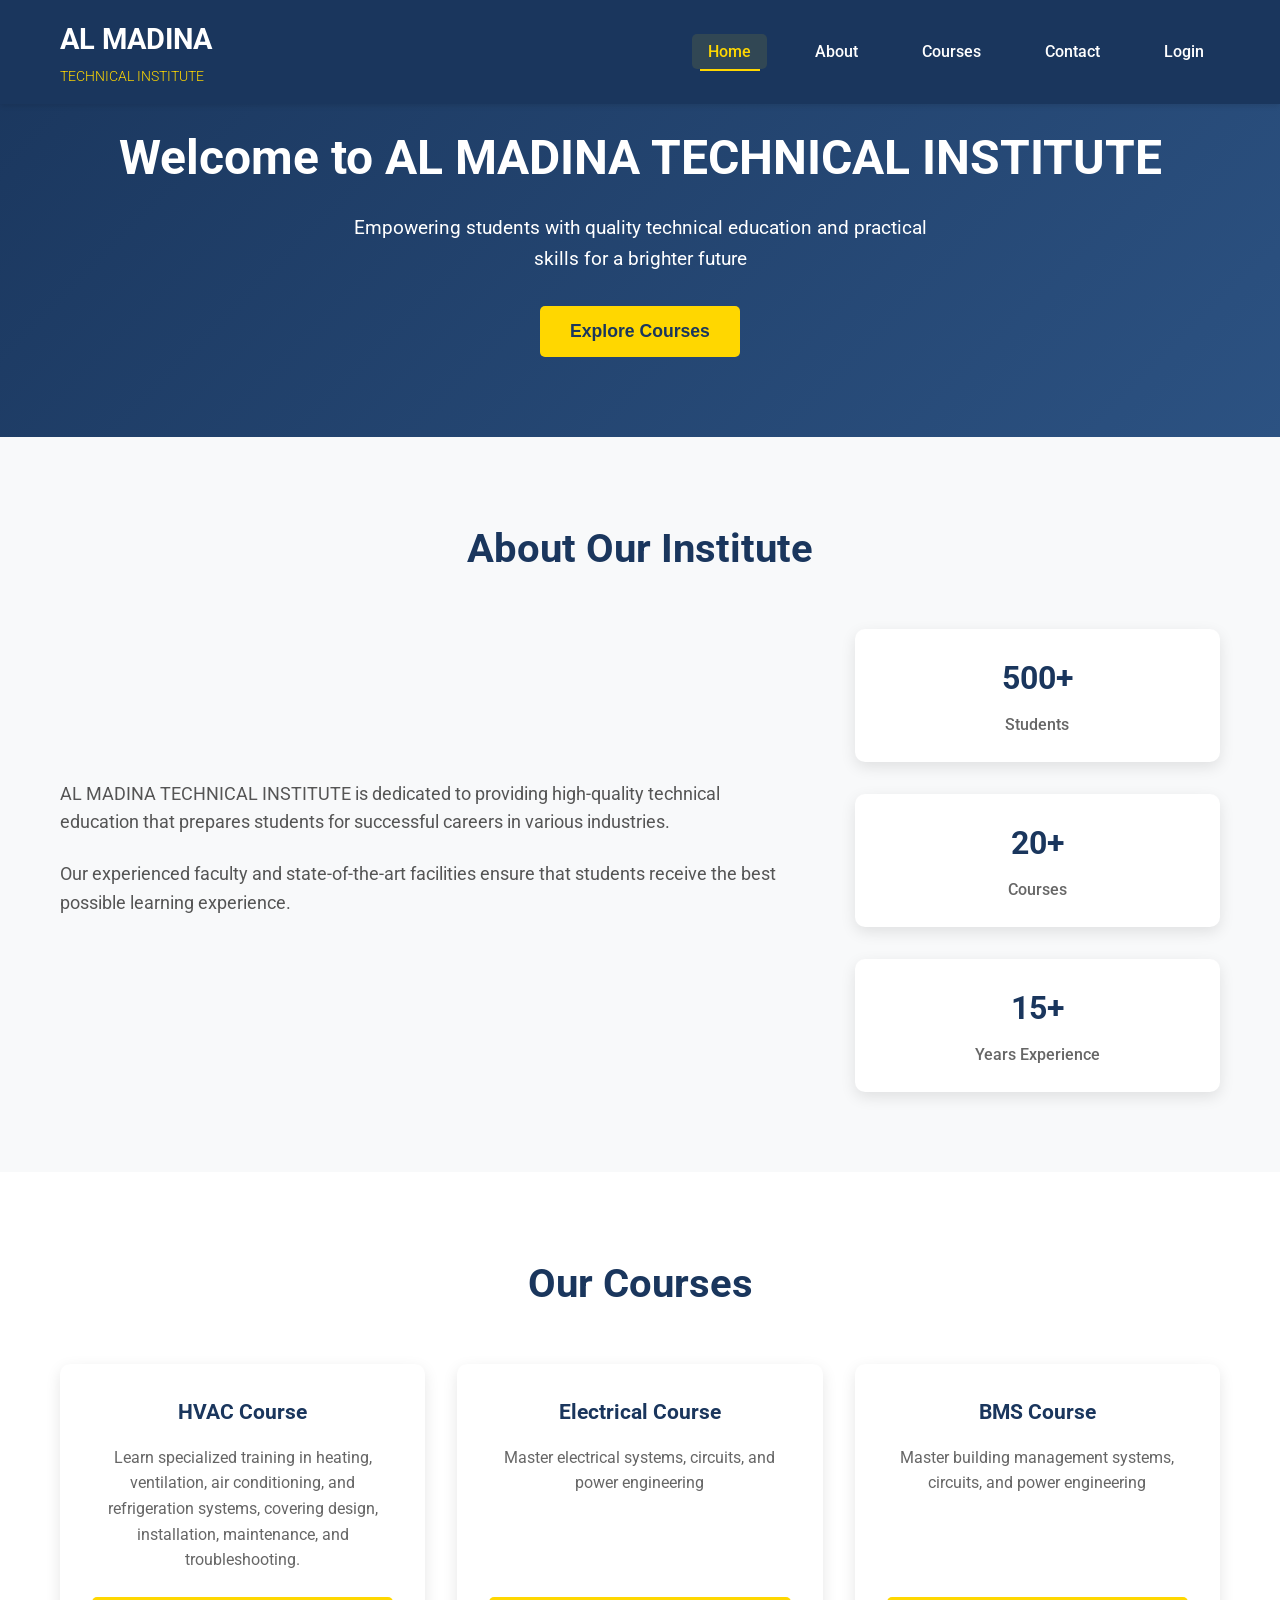
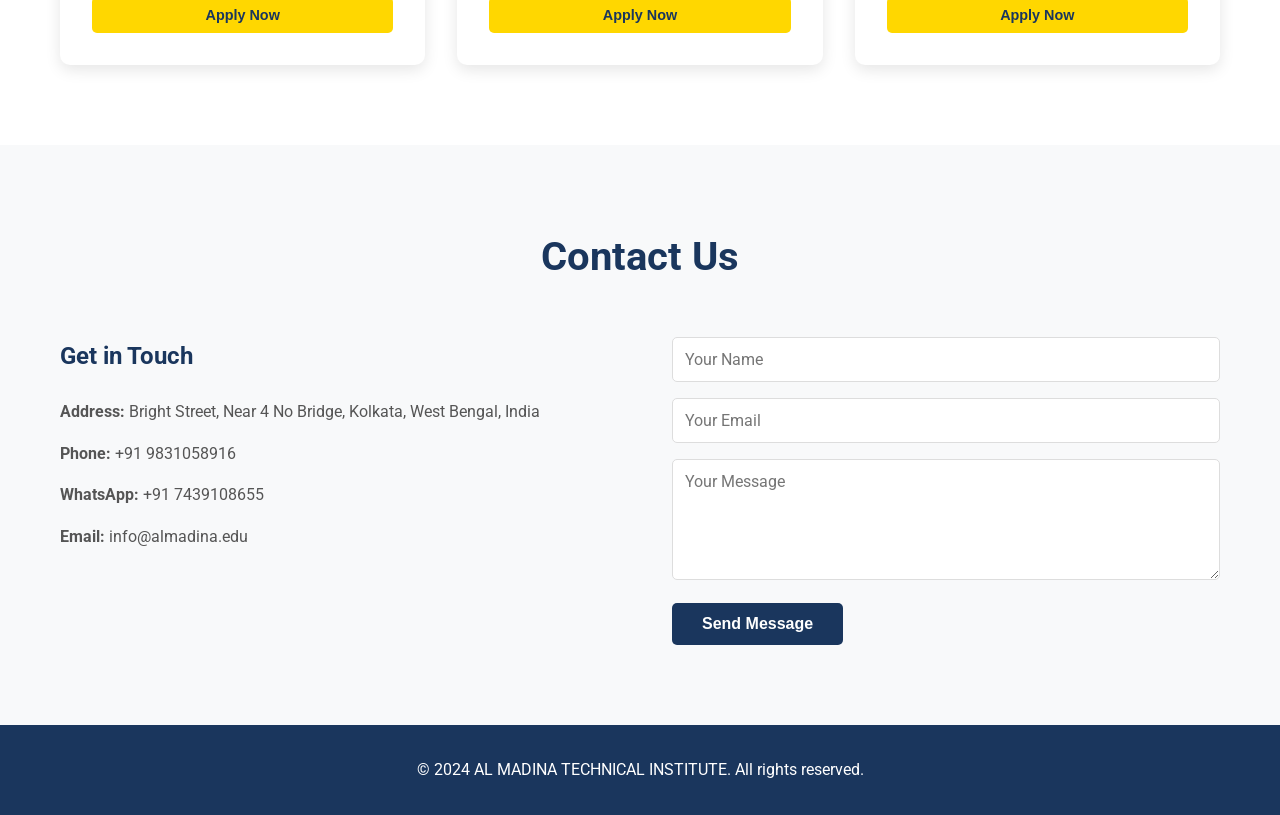
<file: index.html>
<!DOCTYPE html>
<html lang="en">
<head>
    <meta charset="UTF-8">
    <meta name="viewport" content="width=device-width, initial-scale=1.0">
    <title>AL MADINA TECHNICAL INSTITUTE</title>
    <link rel="stylesheet" href="styles.css">
    <link href="https://fonts.googleapis.com/css2?family=Roboto:wght@300;400;500;700&display=swap" rel="stylesheet">
</head>
<body>
    <script>
        function applyForCourse(courseName) {
            // Create a modal or alert for course application
            const message = `Thank you for your interest in the ${courseName}!\n\nPlease contact us at:\nPhone: +92 7439108655\nEmail: info@almadina.edu\n\nOr visit our campus to complete your application.`;
            
            // Create a custom modal instead of using alert
            const modal = document.createElement('div');
            modal.style.cssText = `
                position: fixed;
                top: 0;
                left: 0;
                width: 100%;
                height: 100%;
                background: rgba(0,0,0,0.5);
                display: flex;
                justify-content: center;
                align-items: center;
                z-index: 2000;
            `;
            
            const modalContent = document.createElement('div');
            modalContent.style.cssText = `
                background: white;
                padding: 2rem;
                border-radius: 10px;
                max-width: 500px;
                text-align: center;
                margin: 20px;
            `;
            
            modalContent.innerHTML = `
                <h2 style="color: #1a365d; margin-bottom: 1rem;">Course Application</h2>
                <p style="color: #666; margin-bottom: 1.5rem; white-space: pre-line;">${message}</p>
                <button onclick="this.closest('div').parentElement.remove()" style="background: #1a365d; color: white; padding: 10px 20px; border: none; border-radius: 5px; cursor: pointer;">Close</button>
            `;
            
            modal.appendChild(modalContent);
            document.body.appendChild(modal);
            
            // Close modal when clicking outside
            modal.addEventListener('click', function(e) {
                if (e.target === modal) {
                    modal.remove();
                }
            });
        }
        
        // Mobile menu toggle
        function toggleMenu() {
            const menuToggle = document.querySelector('.menu-toggle');
            const navMenu = document.getElementById('navMenu');
            const navOverlay = document.getElementById('navOverlay');
            
            menuToggle.classList.toggle('active');
            navMenu.classList.toggle('active');
            navOverlay.classList.toggle('active');
        }
        
        // Close mobile menu
        function closeMenu() {
            const menuToggle = document.querySelector('.menu-toggle');
            const navMenu = document.getElementById('navMenu');
            const navOverlay = document.getElementById('navOverlay');
            
            menuToggle.classList.remove('active');
            navMenu.classList.remove('active');
            navOverlay.classList.remove('active');
        }
        
        // Active navigation link management
        document.addEventListener('DOMContentLoaded', function() {
            const navLinks = document.querySelectorAll('.nav-link');
            const sections = document.querySelectorAll('section');
            
            // Set active link on scroll
            window.addEventListener('scroll', function() {
                let current = '';
                
                sections.forEach(section => {
                    const sectionTop = section.offsetTop;
                    const sectionHeight = section.clientHeight;
                    
                    if (scrollY >= (sectionTop - 200)) {
                        current = section.getAttribute('id');
                    }
                });
                
                navLinks.forEach(link => {
                    link.classList.remove('active');
                    if (link.getAttribute('href') === '#' + current) {
                        link.classList.add('active');
                    }
                });
            });
            
            // Smooth scrolling for navigation links
            navLinks.forEach(link => {
                link.addEventListener('click', function(e) {
                    if (this.getAttribute('href').startsWith('#')) {
                        e.preventDefault();
                        
                        const targetId = this.getAttribute('href');
                        const targetSection = document.querySelector(targetId);
                        
                        if (targetSection) {
                            const offsetTop = targetSection.offsetTop - 80;
                            window.scrollTo({
                                top: offsetTop,
                                behavior: 'smooth'
                            });
                        }
                        
                        // Close mobile menu if open
                        closeMenu();
                    }
                });
            });
        });
    </script>
    <header>
        <nav class="navbar">
            <div class="nav-container">
                <div class="logo">
                    <h1>AL MADINA</h1>
                    <span>TECHNICAL INSTITUTE</span>
                </div>
                <button class="menu-toggle" onclick="toggleMenu()">
                    <span></span>
                    <span></span>
                    <span></span>
                </button>
                <ul class="nav-menu" id="navMenu">
                    <li><a href="#home" class="nav-link active">Home</a></li>
                    <li><a href="#about" class="nav-link">About</a></li>
                    <li><a href="#courses" class="nav-link">Courses</a></li>
                    <li><a href="#contact" class="nav-link">Contact</a></li>
                    <li><a href="login.html" class="nav-link">Login</a></li>
                </ul>
            </div>
        </nav>
    </header>
    <div class="nav-overlay" id="navOverlay" onclick="closeMenu()"></div>

    <main>
        <section id="home" class="hero">
            <div class="hero-content">
                <h1>Welcome to AL MADINA TECHNICAL INSTITUTE</h1>
                <p>Empowering students with quality technical education and practical skills for a brighter future</p>
                <button class="cta-button">Explore Courses</button>
            </div>
        </section>

        <section id="about" class="about">
            <div class="container">
                <h2>About Our Institute</h2>
                <div class="about-content">
                    <div class="about-text">
                        <p>AL MADINA TECHNICAL INSTITUTE is dedicated to providing high-quality technical education that prepares students for successful careers in various industries.</p>
                        <p>Our experienced faculty and state-of-the-art facilities ensure that students receive the best possible learning experience.</p>
                    </div>
                    <div class="stats">
                        <div class="stat">
                            <h3>500+</h3>
                            <p>Students</p>
                        </div>
                        <div class="stat">
                            <h3>20+</h3>
                            <p>Courses</p>
                        </div>
                        <div class="stat">
                            <h3>15+</h3>
                            <p>Years Experience</p>
                        </div>
                    </div>
                </div>
            </div>
        </section>

        <section id="courses" class="courses">
            <div class="container">
                <h2>Our Courses</h2>
                <div class="course-grid">
                    <div class="course-card">
                        <h3>HVAC Course</h3>
                        <p>Learn specialized training in heating, ventilation, air conditioning, and refrigeration systems, covering design, installation, maintenance, and troubleshooting.</p>
                        <button class="apply-btn" onclick="applyForCourse('HVAC Course')">Apply Now</button>
                    </div>
                    <div class="course-card">
                        <h3>Electrical Course</h3>
                        <p>Master electrical systems, circuits, and power engineering</p>
                        <button class="apply-btn" onclick="applyForCourse('Electrical Course')">Apply Now</button>
                    </div>
                    <div class="course-card">
                        <h3>BMS Course</h3>
                        <p>Master building management systems, circuits, and power engineering</p>
                        <button class="apply-btn" onclick="applyForCourse('BMS Course')">Apply Now</button>
                    </div>
                </div>
            </div>
        </section>

        <section id="contact" class="contact">
            <div class="container">
                <h2>Contact Us</h2>
                <div class="contact-content">
                    <div class="contact-info">
                        <h3>Get in Touch</h3>
                        <p><strong>Address:</strong> Bright Street, Near 4 No Bridge, Kolkata, West Bengal, India</p>
                        <p><strong>Phone:</strong> +91 9831058916</p>
                        <p><strong>WhatsApp:</strong> +91 7439108655</p>
                        <p><strong>Email:</strong> info@almadina.edu</p>
                    </div>
                    <div class="contact-form">
                        <form>
                            <input type="text" placeholder="Your Name" required>
                            <input type="email" placeholder="Your Email" required>
                            <textarea placeholder="Your Message" rows="5" required></textarea>
                            <button type="submit">Send Message</button>
                        </form>
                    </div>
                </div>
            </div>
        </section>
    </main>

    <footer>
        <div class="container">
            <p>&copy; 2024 AL MADINA TECHNICAL INSTITUTE. All rights reserved.</p>
        </div>
    </footer>
</body>
</html>
</file>
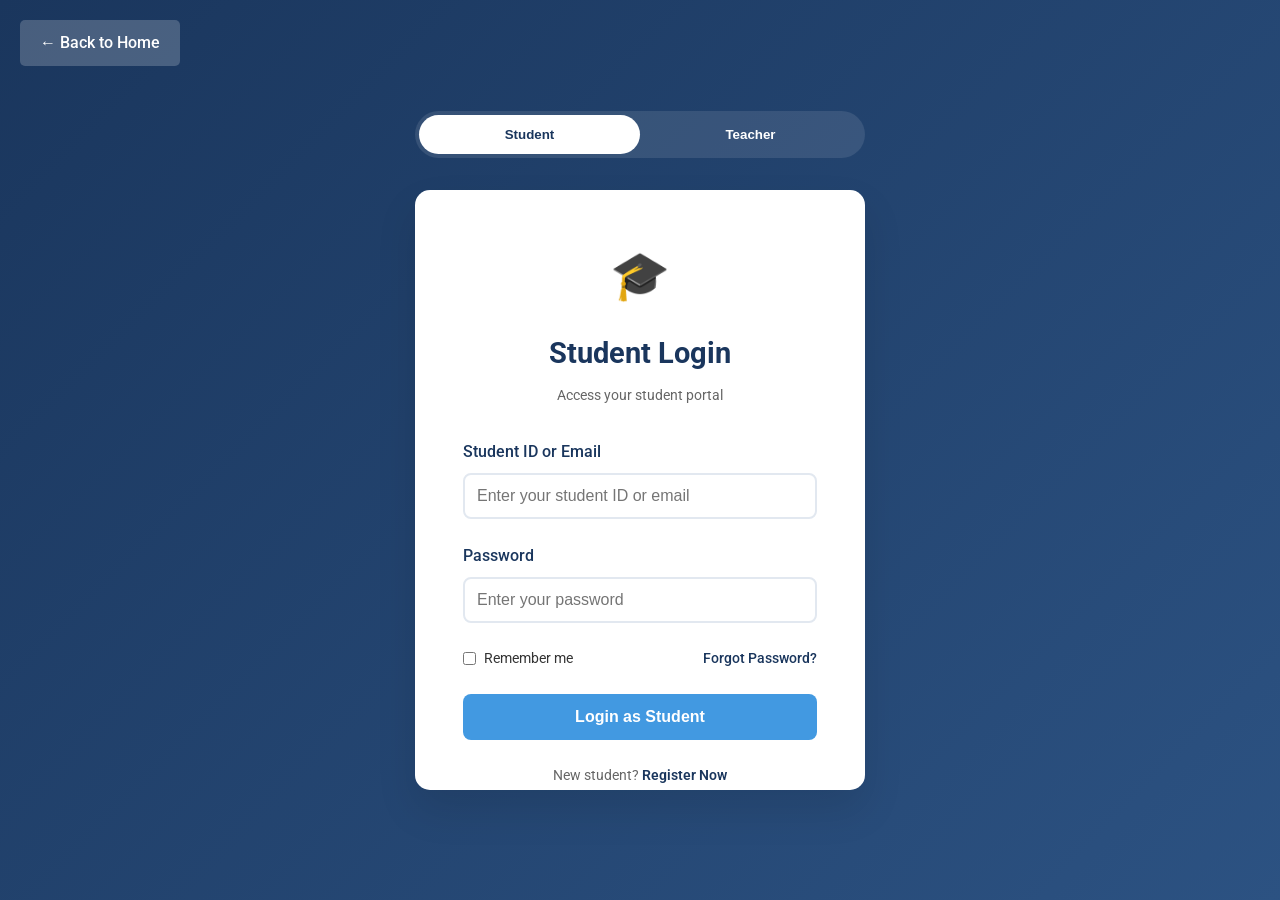
<file: login.html>
<!DOCTYPE html>
<html lang="en">
<head>
    <meta charset="UTF-8">
    <meta name="viewport" content="width=device-width, initial-scale=1.0">
    <title>Login - AL MADINA TECHNICAL INSTITUTE</title>
    <link rel="stylesheet" href="styles.css">
    <link href="https://fonts.googleapis.com/css2?family=Roboto:wght@300;400;500;700&display=swap" rel="stylesheet">
    <style>
        .login-container {
            min-height: 100vh;
            display: flex;
            align-items: center;
            justify-content: center;
            background: linear-gradient(135deg, #1a365d 0%, #2c5282 100%);
            padding: 20px;
        }
        
        .login-wrapper {
            width: 100%;
            max-width: 450px;
            position: relative;
        }
        
        .login-slider {
            position: relative;
            width: 100%;
            height: 600px;
            overflow: hidden;
            border-radius: 15px;
            box-shadow: 0 20px 40px rgba(0,0,0,0.1);
        }
        
        .login-panel {
            position: absolute;
            width: 100%;
            height: 100%;
            background: white;
            padding: 3rem;
            box-sizing: border-box;
            transition: transform 0.5s ease-in-out;
            display: flex;
            flex-direction: column;
        }
        
        .login-panel.student {
            transform: translateX(0%);
            left: 0;
        }
        
        .login-panel.teacher {
            transform: translateX(100%);
            left: 0;
        }
        
        .login-panel.teacher.active {
            transform: translateX(-100%);
        }
        
        .login-panel.student.active {
            transform: translateX(-100%);
        }
        
        .login-toggle {
            display: flex;
            background: rgba(255,255,255,0.1);
            border-radius: 25px;
            padding: 4px;
            margin-bottom: 2rem;
            position: relative;
        }
        
        .toggle-btn {
            flex: 1;
            padding: 12px 20px;
            border: none;
            background: transparent;
            color: white;
            font-weight: 600;
            cursor: pointer;
            border-radius: 20px;
            transition: all 0.3s ease;
            z-index: 2;
            position: relative;
        }
        
        .toggle-btn.active {
            color: #1a365d;
        }
        
        .toggle-slider {
            position: absolute;
            top: 4px;
            left: 4px;
            width: calc(50% - 4px);
            height: calc(100% - 8px);
            background: white;
            border-radius: 20px;
            transition: transform 0.3s ease;
            z-index: 1;
        }
        
        .toggle-slider.teacher {
            transform: translateX(100%);
        }
        
        .login-icon {
            font-size: 3rem;
            margin-bottom: 1rem;
            text-align: center;
        }
        
        .teacher-icon {
            color: #ffd700;
        }
        
        .student-icon {
            color: #4299e1;
        }
        
        .login-logo h1 {
            color: #1a365d;
            font-size: 1.8rem;
            margin-bottom: 0.5rem;
            text-align: center;
        }
        
        .login-logo span {
            color: #666;
            font-size: 0.9rem;
            display: block;
            margin-bottom: 2rem;
            text-align: center;
        }
        
        .login-form {
            flex-grow: 1;
            display: flex;
            flex-direction: column;
            justify-content: center;
        }
        
        .form-group {
            margin-bottom: 1.5rem;
        }
        
        .form-group label {
            display: block;
            margin-bottom: 0.5rem;
            color: #1a365d;
            font-weight: 500;
        }
        
        .form-group input {
            width: 100%;
            padding: 12px;
            border: 2px solid #e2e8f0;
            border-radius: 8px;
            font-size: 1rem;
            transition: border-color 0.3s ease;
            box-sizing: border-box;
        }
        
        .form-group input:focus {
            outline: none;
            border-color: #1a365d;
        }
        
        .remember-forgot {
            display: flex;
            justify-content: space-between;
            align-items: center;
            margin-bottom: 1.5rem;
            font-size: 0.9rem;
        }
        
        .remember-me {
            display: flex;
            align-items: center;
            gap: 0.5rem;
        }
        
        .forgot-link {
            color: #1a365d;
            text-decoration: none;
            font-weight: 500;
        }
        
        .forgot-link:hover {
            color: #2c5282;
            text-decoration: underline;
        }
        
        .login-btn {
            width: 100%;
            padding: 14px;
            border: none;
            border-radius: 8px;
            font-size: 1rem;
            font-weight: 600;
            cursor: pointer;
            transition: all 0.3s ease;
            margin-bottom: 1.5rem;
        }
        
        .teacher-login {
            background: #ffd700;
            color: #1a365d;
        }
        
        .teacher-login:hover {
            background: #ffed4e;
        }
        
        .student-login {
            background: #4299e1;
            color: white;
        }
        
        .student-login:hover {
            background: #3182ce;
        }
        
        .signup-link {
            text-align: center;
            color: #666;
            font-size: 0.9rem;
            margin-top: auto;
        }
        
        .signup-link a {
            color: #1a365d;
            text-decoration: none;
            font-weight: 600;
        }
        
        .signup-link a:hover {
            text-decoration: underline;
        }
        
        .back-home {
            position: absolute;
            top: 20px;
            left: 20px;
            background: rgba(255,255,255,0.2);
            color: white;
            padding: 10px 20px;
            border-radius: 5px;
            text-decoration: none;
            font-weight: 500;
            transition: background 0.3s ease;
            z-index: 10;
        }
        
        .back-home:hover {
            background: rgba(255,255,255,0.3);
        }
        
        .error-message {
            background: #fee;
            color: #c53030;
            padding: 10px;
            border-radius: 5px;
            margin-bottom: 1rem;
            display: none;
            text-align: center;
        }
        
        @media (max-width: 768px) {
            .login-wrapper {
                max-width: 400px;
            }
            
            .login-slider {
                height: 550px;
            }
            
            .login-panel {
                padding: 2rem;
            }
            
            .login-logo h1 {
                font-size: 1.5rem;
            }
        }
        
        @media (max-width: 480px) {
            .login-wrapper {
                max-width: 350px;
            }
            
            .login-slider {
                height: 500px;
            }
            
            .login-panel {
                padding: 1.5rem;
            }
            
            .login-logo h1 {
                font-size: 1.3rem;
            }
            
            .toggle-btn {
                padding: 10px 15px;
                font-size: 0.9rem;
            }
        }
    </style>
</head>
<body>
    <a href="index.html" class="back-home">← Back to Home</a>
    
    <div class="login-container">
        <div class="login-wrapper">
            <!-- Toggle Buttons -->
            <div class="login-toggle">
                <button class="toggle-btn active" onclick="switchToStudent()">Student</button>
                <button class="toggle-btn" onclick="switchToTeacher()">Teacher</button>
                <div class="toggle-slider" id="toggleSlider"></div>
            </div>
            
            <!-- Sliding Login Panels -->
            <div class="login-slider">
                <!-- Student Login Panel -->
                <div class="login-panel student" id="studentPanel">
                    <div class="login-icon student-icon">🎓</div>
                    <div class="login-logo">
                        <h1>Student Login</h1>
                        <span>Access your student portal</span>
                    </div>
                    
                    <form class="login-form" id="studentLoginForm" onsubmit="handleLogin(event, 'student')">
                        <div class="error-message" id="studentErrorMessage">
                            Invalid credentials. Please try again.
                        </div>
                        
                        <div class="form-group">
                            <label for="studentUsername">Student ID or Email</label>
                            <input type="text" id="studentUsername" name="username" required placeholder="Enter your student ID or email">
                        </div>
                        
                        <div class="form-group">
                            <label for="studentPassword">Password</label>
                            <input type="password" id="studentPassword" name="password" required placeholder="Enter your password">
                        </div>
                        
                        <div class="remember-forgot">
                            <div class="remember-me">
                                <input type="checkbox" id="studentRemember" name="remember">
                                <label for="studentRemember">Remember me</label>
                            </div>
                            <a href="#" class="forgot-link" onclick="handleForgotPassword(event, 'student')">Forgot Password?</a>
                        </div>
                        
                        <button type="submit" class="login-btn student-login">Login as Student</button>
                    </form>
                    
                    <div class="signup-link">
                        New student? <a href="register.html">Register Now</a>
                    </div>
                </div>
                
                <!-- Teacher Login Panel -->
                <div class="login-panel teacher" id="teacherPanel">
                    <div class="login-icon teacher-icon">👨‍🏫</div>
                    <div class="login-logo">
                        <h1>Teacher Login</h1>
                        <span>Access your teaching dashboard</span>
                    </div>
                    
                    <form class="login-form" id="teacherLoginForm" onsubmit="handleLogin(event, 'teacher')">
                        <div class="error-message" id="teacherErrorMessage">
                            Invalid credentials. Please try again.
                        </div>
                        
                        <div class="form-group">
                            <label for="teacherUsername">Teacher ID or Email</label>
                            <input type="text" id="teacherUsername" name="username" required placeholder="Enter your teacher ID or email">
                        </div>
                        
                        <div class="form-group">
                            <label for="teacherPassword">Password</label>
                            <input type="password" id="teacherPassword" name="password" required placeholder="Enter your password">
                        </div>
                        
                        <div class="remember-forgot">
                            <div class="remember-me">
                                <input type="checkbox" id="teacherRemember" name="remember">
                                <label for="teacherRemember">Remember me</label>
                            </div>
                            <a href="#" class="forgot-link" onclick="handleForgotPassword(event, 'teacher')">Forgot Password?</a>
                        </div>
                        
                        <button type="submit" class="login-btn teacher-login">Login as Teacher</button>
                    </form>
                    
                    <div class="signup-link">
                        New teacher? <a href="#">Contact Admin</a>
                    </div>
                </div>
            </div>
        </div>
    </div>
    
    <script>
        // Toggle functions for sliding interface
        function switchToStudent() {
            const studentPanel = document.getElementById('studentPanel');
            const teacherPanel = document.getElementById('teacherPanel');
            const toggleSlider = document.getElementById('toggleSlider');
            const toggleBtns = document.querySelectorAll('.toggle-btn');
            
            // Update panels - show student, hide teacher
            studentPanel.style.transform = 'translateX(0%)';
            teacherPanel.style.transform = 'translateX(100%)';
            
            // Update toggle slider
            toggleSlider.classList.remove('teacher');
            
            // Update buttons
            toggleBtns[0].classList.add('active');
            toggleBtns[1].classList.remove('active');
        }
        
        function switchToTeacher() {
            const studentPanel = document.getElementById('studentPanel');
            const teacherPanel = document.getElementById('teacherPanel');
            const toggleSlider = document.getElementById('toggleSlider');
            const toggleBtns = document.querySelectorAll('.toggle-btn');
            
            // Update panels - show teacher, hide student
            teacherPanel.style.transform = 'translateX(0%)';
            studentPanel.style.transform = 'translateX(-100%)';
            
            // Update toggle slider
            toggleSlider.classList.add('teacher');
            
            // Update buttons
            toggleBtns[1].classList.add('active');
            toggleBtns[0].classList.remove('active');
        }
        
        function handleLogin(event, userType) {
            event.preventDefault();
            
            let username, password, errorMessage, rememberMe;
            
            if (userType === 'teacher') {
                username = document.getElementById('teacherUsername').value;
                password = document.getElementById('teacherPassword').value;
                errorMessage = document.getElementById('teacherErrorMessage');
                rememberMe = document.getElementById('teacherRemember').checked;
            } else {
                username = document.getElementById('studentUsername').value;
                password = document.getElementById('studentPassword').value;
                errorMessage = document.getElementById('studentErrorMessage');
                rememberMe = document.getElementById('studentRemember').checked;
            }
            
            // Simple validation (in real app, this would be server-side)
            if (username && password) {
                // Store login info if remember me is checked
                if (rememberMe) {
                    localStorage.setItem(`remembered${userType}User`, username);
                }
                
                // Redirect to appropriate dashboard
                const dashboard = userType === 'teacher' ? 'teacher dashboard' : 'student portal';
                alert(`Login successful! Redirecting to ${dashboard}...`);
                window.location.href = 'index.html';
            } else {
                errorMessage.style.display = 'block';
                setTimeout(() => {
                    errorMessage.style.display = 'none';
                }, 5000);
            }
        }
        
        function handleForgotPassword(event, userType) {
            event.preventDefault();
            const email = prompt(`Enter your ${userType} email address to reset password:`);
            if (email) {
                alert(`Password reset link has been sent to ${email}`);
            }
        }
        
        // Check for remembered users on page load
        window.addEventListener('load', function() {
            const rememberedTeacher = localStorage.getItem('rememberedTeacherUser');
            const rememberedStudent = localStorage.getItem('rememberedStudentUser');
            
            if (rememberedTeacher) {
                document.getElementById('teacherUsername').value = rememberedTeacher;
                document.getElementById('teacherRemember').checked = true;
            }
            
            if (rememberedStudent) {
                document.getElementById('studentUsername').value = rememberedStudent;
                document.getElementById('studentRemember').checked = true;
            }
        });
    </script>
</body>
</html>
</file>
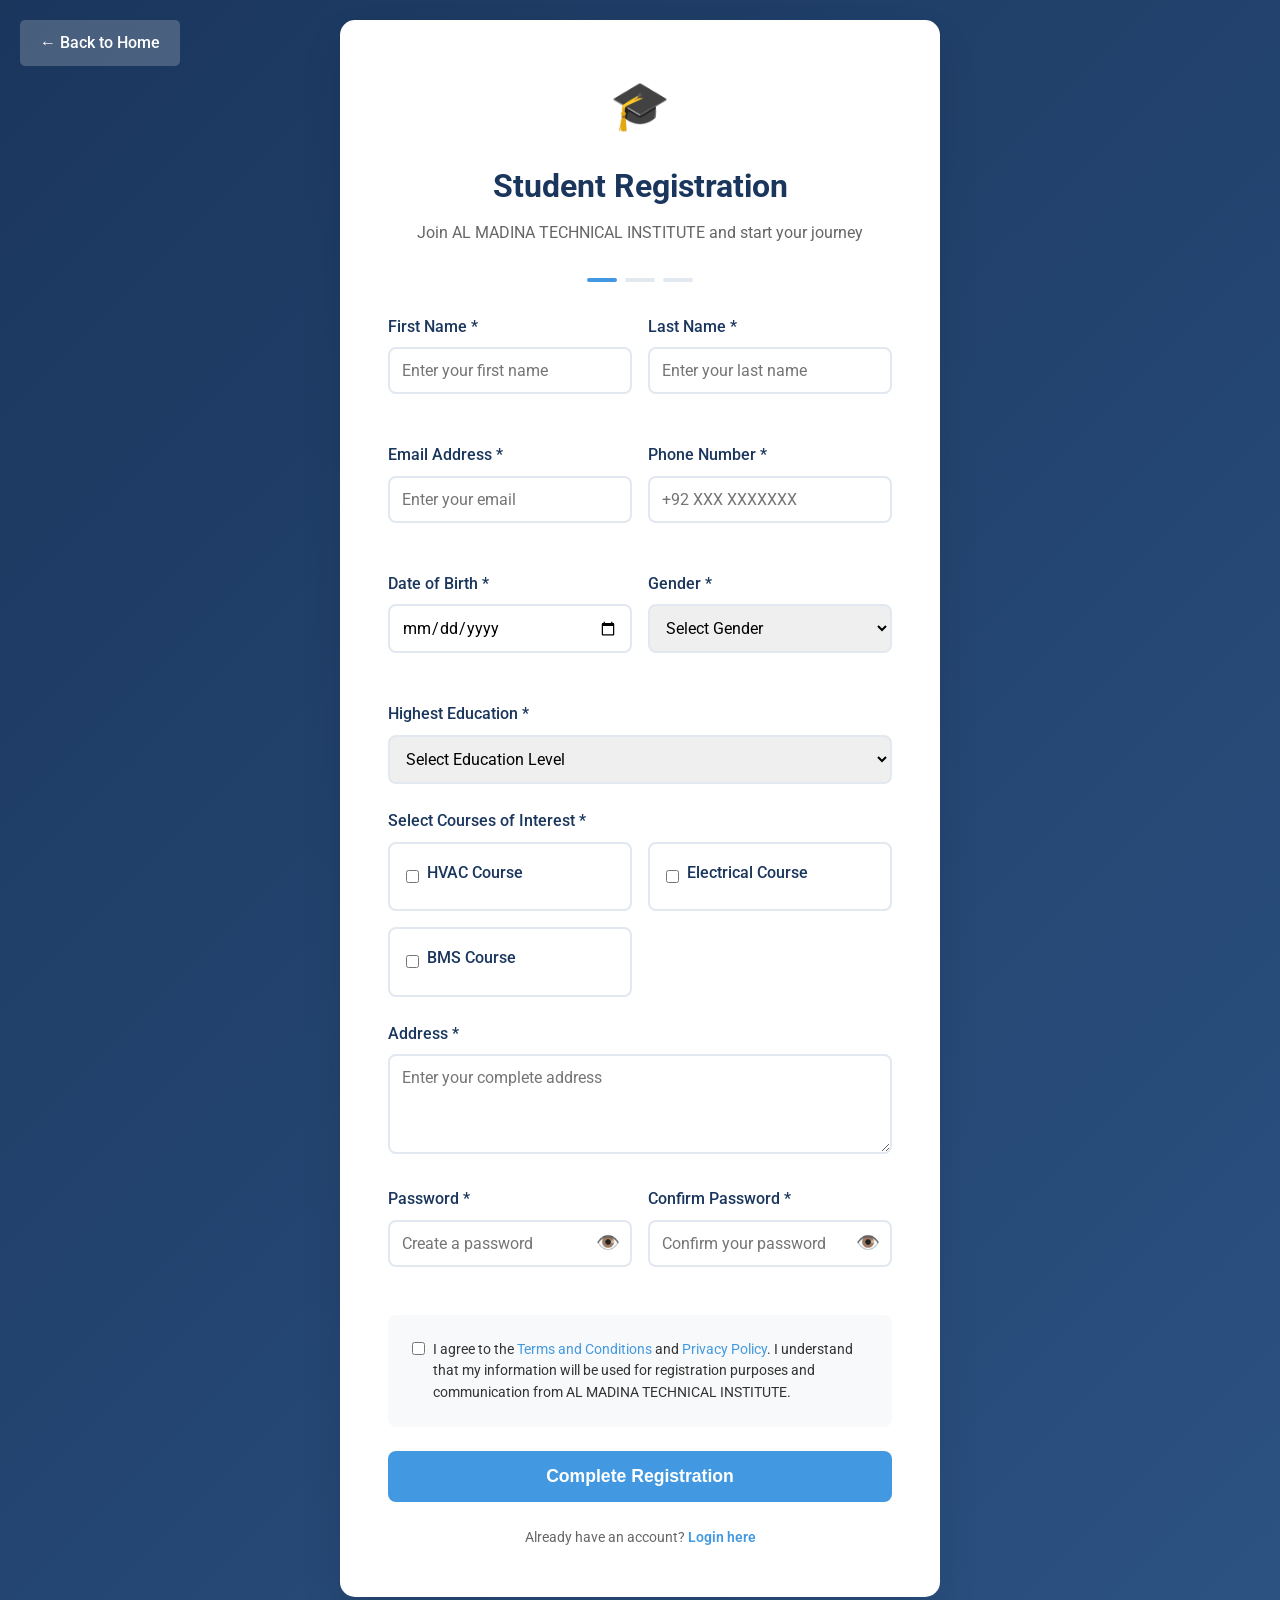
<file: register.html>
<!DOCTYPE html>
<html lang="en">
<head>
    <meta charset="UTF-8">
    <meta name="viewport" content="width=device-width, initial-scale=1.0">
    <title>Student Registration - AL MADINA TECHNICAL INSTITUTE</title>
    <link rel="stylesheet" href="styles.css">
    <link href="https://fonts.googleapis.com/css2?family=Roboto:wght@300;400;500;700&display=swap" rel="stylesheet">
    <style>
        .registration-container {
            min-height: 100vh;
            display: flex;
            align-items: center;
            justify-content: center;
            background: linear-gradient(135deg, #1a365d 0%, #2c5282 100%);
            padding: 20px;
        }
        
        .registration-wrapper {
            width: 100%;
            max-width: 600px;
            position: relative;
        }
        
        .registration-card {
            background: white;
            padding: 3rem;
            border-radius: 15px;
            box-shadow: 0 20px 40px rgba(0,0,0,0.1);
            text-align: center;
        }
        
        .registration-header {
            margin-bottom: 2rem;
        }
        
        .registration-icon {
            font-size: 3rem;
            color: #4299e1;
            margin-bottom: 1rem;
        }
        
        .registration-header h1 {
            color: #1a365d;
            font-size: 2rem;
            margin-bottom: 0.5rem;
        }
        
        .registration-header p {
            color: #666;
            font-size: 1rem;
        }
        
        .registration-form {
            text-align: left;
        }
        
        .form-row {
            display: grid;
            grid-template-columns: 1fr 1fr;
            gap: 1rem;
            margin-bottom: 1.5rem;
        }
        
        .form-group {
            margin-bottom: 1.5rem;
        }
        
        .form-group label {
            display: block;
            margin-bottom: 0.5rem;
            color: #1a365d;
            font-weight: 500;
        }
        
        .form-group input,
        .form-group select,
        .form-group textarea {
            width: 100%;
            padding: 12px;
            border: 2px solid #e2e8f0;
            border-radius: 8px;
            font-size: 1rem;
            transition: border-color 0.3s ease;
            box-sizing: border-box;
            font-family: 'Roboto', sans-serif;
        }
        
        .form-group input:focus,
        .form-group select:focus,
        .form-group textarea:focus {
            outline: none;
            border-color: #4299e1;
        }
        
        .form-group textarea {
            resize: vertical;
            min-height: 100px;
        }
        
        .password-field {
            position: relative;
        }
        
        .password-toggle {
            position: absolute;
            right: 12px;
            top: 50%;
            transform: translateY(-50%);
            cursor: pointer;
            color: #666;
            font-size: 1.2rem;
            user-select: none;
            transition: color 0.3s ease;
        }
        
        .password-toggle:hover {
            color: #4299e1;
        }
        
        .course-selection {
            display: grid;
            grid-template-columns: repeat(auto-fit, minmax(200px, 1fr));
            gap: 1rem;
            margin-bottom: 1.5rem;
        }
        
        .course-option {
            display: flex;
            align-items: center;
            padding: 1rem;
            border: 2px solid #e2e8f0;
            border-radius: 8px;
            cursor: pointer;
            transition: all 0.3s ease;
        }
        
        .course-option:hover {
            border-color: #4299e1;
            background: rgba(66, 153, 225, 0.05);
        }
        
        .course-option input[type="checkbox"] {
            margin-right: 0.5rem;
            width: auto;
        }
        
        .terms-section {
            background: #f8f9fa;
            padding: 1.5rem;
            border-radius: 8px;
            margin-bottom: 1.5rem;
        }
        
        .terms-checkbox {
            display: flex;
            align-items: flex-start;
            gap: 0.5rem;
        }
        
        .terms-checkbox input {
            margin-top: 0.2rem;
            width: auto;
        }
        
        .terms-checkbox label {
            font-size: 0.9rem;
            line-height: 1.5;
        }
        
        .terms-checkbox a {
            color: #4299e1;
            text-decoration: none;
        }
        
        .terms-checkbox a:hover {
            text-decoration: underline;
        }
        
        .submit-btn {
            width: 100%;
            background: #4299e1;
            color: white;
            padding: 15px;
            border: none;
            border-radius: 8px;
            font-size: 1.1rem;
            font-weight: 600;
            cursor: pointer;
            transition: background 0.3s ease;
            margin-bottom: 1.5rem;
        }
        
        .submit-btn:hover {
            background: #3182ce;
        }
        
        .submit-btn:disabled {
            background: #cbd5e0;
            cursor: not-allowed;
        }
        
        .login-link {
            text-align: center;
            color: #666;
            font-size: 0.9rem;
        }
        
        .login-link a {
            color: #4299e1;
            text-decoration: none;
            font-weight: 600;
        }
        
        .login-link a:hover {
            text-decoration: underline;
        }
        
        .back-home {
            position: absolute;
            top: 20px;
            left: 20px;
            background: rgba(255,255,255,0.2);
            color: white;
            padding: 10px 20px;
            border-radius: 5px;
            text-decoration: none;
            font-weight: 500;
            transition: background 0.3s ease;
            z-index: 10;
        }
        
        .back-home:hover {
            background: rgba(255,255,255,0.3);
        }
        
        .success-message {
            background: #d4edda;
            color: #155724;
            padding: 1rem;
            border-radius: 8px;
            margin-bottom: 1.5rem;
            display: none;
            text-align: center;
        }
        
        .error-message {
            background: #fee;
            color: #c53030;
            padding: 1rem;
            border-radius: 8px;
            margin-bottom: 1.5rem;
            display: none;
            text-align: center;
        }
        
        .progress-indicator {
            display: flex;
            justify-content: center;
            margin-bottom: 2rem;
            gap: 0.5rem;
        }
        
        .progress-step {
            width: 30px;
            height: 4px;
            background: #e2e8f0;
            border-radius: 2px;
            transition: background 0.3s ease;
        }
        
        .progress-step.active {
            background: #4299e1;
        }
        
        .progress-step.completed {
            background: #48bb78;
        }
        
        @media (max-width: 768px) {
            .registration-wrapper {
                max-width: 500px;
            }
            
            .registration-card {
                padding: 2rem;
            }
            
            .form-row {
                grid-template-columns: 1fr;
            }
            
            .course-selection {
                grid-template-columns: 1fr;
            }
        }
        
        @media (max-width: 480px) {
            .registration-wrapper {
                max-width: 350px;
            }
            
            .registration-card {
                padding: 1.5rem;
            }
            
            .registration-header h1 {
                font-size: 1.5rem;
            }
        }
    </style>
</head>
<body>
    <a href="index.html" class="back-home">← Back to Home</a>
    
    <div class="registration-container">
        <div class="registration-wrapper">
            <div class="registration-card">
                <div class="registration-header">
                    <div class="registration-icon">🎓</div>
                    <h1>Student Registration</h1>
                    <p>Join AL MADINA TECHNICAL INSTITUTE and start your journey</p>
                </div>
                
                <div class="progress-indicator">
                    <div class="progress-step active"></div>
                    <div class="progress-step"></div>
                    <div class="progress-step"></div>
                </div>
                
                <div class="success-message" id="successMessage">
                    Registration submitted successfully! We will contact you soon.
                </div>
                
                <div class="error-message" id="errorMessage">
                    Please fill in all required fields correctly.
                </div>
                
                <form class="registration-form" id="registrationForm" onsubmit="handleRegistration(event)">
                    <!-- Personal Information -->
                    <div class="form-row">
                        <div class="form-group">
                            <label for="firstName">First Name *</label>
                            <input type="text" id="firstName" name="firstName" required placeholder="Enter your first name">
                        </div>
                        <div class="form-group">
                            <label for="lastName">Last Name *</label>
                            <input type="text" id="lastName" name="lastName" required placeholder="Enter your last name">
                        </div>
                    </div>
                    
                    <div class="form-row">
                        <div class="form-group">
                            <label for="email">Email Address *</label>
                            <input type="email" id="email" name="email" required placeholder="Enter your email">
                        </div>
                        <div class="form-group">
                            <label for="phone">Phone Number *</label>
                            <input type="tel" id="phone" name="phone" required placeholder="+92 XXX XXXXXXX">
                        </div>
                    </div>
                    
                    <div class="form-row">
                        <div class="form-group">
                            <label for="dateOfBirth">Date of Birth *</label>
                            <input type="date" id="dateOfBirth" name="dateOfBirth" required>
                        </div>
                        <div class="form-group">
                            <label for="gender">Gender *</label>
                            <select id="gender" name="gender" required>
                                <option value="">Select Gender</option>
                                <option value="male">Male</option>
                                <option value="female">Female</option>
                                <option value="other">Other</option>
                            </select>
                        </div>
                    </div>
                    
                    <!-- Academic Information -->
                    <div class="form-group">
                        <label for="education">Highest Education *</label>
                        <select id="education" name="education" required>
                            <option value="">Select Education Level</option>
                            <option value="matric">Matric</option>
                            <option value="intermediate">Intermediate</option>
                            <option value="bachelors">Bachelor's Degree</option>
                            <option value="masters">Master's Degree</option>
                            <option value="other">Other</option>
                        </select>
                    </div>
                    
                    <!-- Course Selection -->
                    <div class="form-group">
                        <label>Select Courses of Interest *</label>
                        <div class="course-selection">
                            <div class="course-option">
                                <input type="checkbox" id="hvac" name="courses" value="HVAC Course">
                                <label for="hvac">HVAC Course</label>
                            </div>
                            <div class="course-option">
                                <input type="checkbox" id="electrical" name="courses" value="Electrical Course">
                                <label for="electrical">Electrical Course</label>
                            </div>
                            <div class="course-option">
                                <input type="checkbox" id="bms" name="courses" value="BMS Course">
                                <label for="bms">BMS Course</label>
                            </div>
                        </div>
                    </div>
                    
                    <!-- Address -->
                    <div class="form-group">
                        <label for="address">Address *</label>
                        <textarea id="address" name="address" required placeholder="Enter your complete address"></textarea>
                    </div>
                    
                    <!-- Password -->
                    <div class="form-row">
                        <div class="form-group">
                            <label for="password">Password *</label>
                            <div class="password-field">
                                <input type="password" id="password" name="password" required placeholder="Create a password" minlength="6">
                                <span class="password-toggle" onclick="togglePassword('password')">👁️</span>
                            </div>
                        </div>
                        <div class="form-group">
                            <label for="confirmPassword">Confirm Password *</label>
                            <div class="password-field">
                                <input type="password" id="confirmPassword" name="confirmPassword" required placeholder="Confirm your password" minlength="6">
                                <span class="password-toggle" onclick="togglePassword('confirmPassword')">👁️</span>
                            </div>
                        </div>
                    </div>
                    
                    <!-- Terms and Conditions -->
                    <div class="terms-section">
                        <div class="terms-checkbox">
                            <input type="checkbox" id="terms" name="terms" required>
                            <label for="terms">
                                I agree to the <a href="#">Terms and Conditions</a> and <a href="#">Privacy Policy</a>. 
                                I understand that my information will be used for registration purposes and communication from AL MADINA TECHNICAL INSTITUTE.
                            </label>
                        </div>
                    </div>
                    
                    <button type="submit" class="submit-btn">Complete Registration</button>
                </form>
                
                <div class="login-link">
                    Already have an account? <a href="login.html">Login here</a>
                </div>
            </div>
        </div>
    </div>
    
    <script>
        function togglePassword(fieldId) {
            const passwordField = document.getElementById(fieldId);
            const toggleIcon = passwordField.nextElementSibling;
            
            if (passwordField.type === 'password') {
                passwordField.type = 'text';
                toggleIcon.textContent = '🙈';
            } else {
                passwordField.type = 'password';
                toggleIcon.textContent = '👁️';
            }
        }
        
        function handleRegistration(event) {
            event.preventDefault();
            
            const form = document.getElementById('registrationForm');
            const formData = new FormData(form);
            const errorMessage = document.getElementById('errorMessage');
            const successMessage = document.getElementById('successMessage');
            const submitBtn = form.querySelector('.submit-btn');
            
            // Validate passwords match
            const password = formData.get('password');
            const confirmPassword = formData.get('confirmPassword');
            
            if (password !== confirmPassword) {
                errorMessage.textContent = 'Passwords do not match. Please try again.';
                errorMessage.style.display = 'block';
                successMessage.style.display = 'none';
                return;
            }
            
            // Validate at least one course selected
            const courses = formData.getAll('courses');
            if (courses.length === 0) {
                errorMessage.textContent = 'Please select at least one course.';
                errorMessage.style.display = 'block';
                successMessage.style.display = 'none';
                return;
            }
            
            // Disable submit button
            submitBtn.disabled = true;
            submitBtn.textContent = 'Processing...';
            
            // Simulate form submission
            setTimeout(() => {
                // Hide error message
                errorMessage.style.display = 'none';
                
                // Show success message
                successMessage.style.display = 'block';
                
                // Reset form
                form.reset();
                
                // Re-enable submit button
                submitBtn.disabled = false;
                submitBtn.textContent = 'Complete Registration';
                
                // Update progress indicator
                const progressSteps = document.querySelectorAll('.progress-step');
                progressSteps.forEach(step => step.classList.add('completed'));
                
                // Scroll to success message
                successMessage.scrollIntoView({ behavior: 'smooth' });
                
                // Redirect to login after 3 seconds
                setTimeout(() => {
                    window.location.href = 'login.html';
                }, 3000);
                
            }, 2000);
        }
        
        // Add interactive course selection styling
        document.addEventListener('DOMContentLoaded', function() {
            const courseOptions = document.querySelectorAll('.course-option');
            
            courseOptions.forEach(option => {
                option.addEventListener('click', function() {
                    const checkbox = this.querySelector('input[type="checkbox"]');
                    checkbox.checked = !checkbox.checked;
                    
                    if (checkbox.checked) {
                        this.style.borderColor = '#4299e1';
                        this.style.background = 'rgba(66, 153, 225, 0.1)';
                    } else {
                        this.style.borderColor = '#e2e8f0';
                        this.style.background = 'transparent';
                    }
                });
            });
        });
    </script>
</body>
</html>
</file>
<file: styles.css>
* {
    margin: 0;
    padding: 0;
    box-sizing: border-box;
}

body {
    font-family: 'Roboto', sans-serif;
    line-height: 1.6;
    color: #333;
}

.container {
    max-width: 1200px;
    margin: 0 auto;
    padding: 0 20px;
}

/* Header & Navigation */
header {
    background: #1a365d;
    position: fixed;
    width: 100%;
    top: 0;
    z-index: 1000;
    box-shadow: 0 2px 5px rgba(0,0,0,0.1);
}

.navbar {
    padding: 1rem 0;
}

.nav-container {
    max-width: 1200px;
    margin: 0 auto;
    padding: 0 20px;
    display: flex;
    justify-content: space-between;
    align-items: center;
}

.logo h1 {
    color: #fff;
    font-size: 1.8rem;
    font-weight: 700;
    margin-bottom: 0.2rem;
}

.logo span {
    color: #ffd700;
    font-size: 0.9rem;
    font-weight: 300;
    display: block;
}

.nav-menu {
    display: flex;
    list-style: none;
    gap: 2rem;
    align-items: center;
}

.nav-menu a {
    color: #fff;
    text-decoration: none;
    font-weight: 500;
    padding: 0.5rem 1rem;
    border-radius: 5px;
    transition: all 0.3s ease;
    position: relative;
}

.nav-menu a:hover {
    color: #ffd700;
    background: rgba(255,215,0,0.1);
}

.nav-menu a.active {
    color: #ffd700;
    background: rgba(255,215,0,0.1);
}

.nav-menu a::after {
    content: '';
    position: absolute;
    bottom: -2px;
    left: 50%;
    width: 0;
    height: 2px;
    background: #ffd700;
    transform: translateX(-50%);
    transition: width 0.3s ease;
}

.nav-menu a:hover::after,
.nav-menu a.active::after {
    width: 80%;
}

/* Mobile menu toggle */
.menu-toggle {
    display: none;
    flex-direction: column;
    cursor: pointer;
    background: none;
    border: none;
    padding: 0.5rem;
    z-index: 1001;
}

.menu-toggle span {
    width: 25px;
    height: 3px;
    background: #fff;
    margin: 3px 0;
    transition: 0.3s;
    border-radius: 2px;
}

.menu-toggle.active span:nth-child(1) {
    transform: rotate(-45deg) translate(-5px, 6px);
}

.menu-toggle.active span:nth-child(2) {
    opacity: 0;
}

.menu-toggle.active span:nth-child(3) {
    transform: rotate(45deg) translate(-5px, -6px);
}

/* Side navigation overlay */
.nav-overlay {
    display: none;
    position: fixed;
    top: 0;
    left: 0;
    width: 100%;
    height: 100%;
    background: rgba(0,0,0,0.5);
    z-index: 999;
    opacity: 0;
    transition: opacity 0.3s ease;
}

.nav-overlay.active {
    display: block;
    opacity: 1;
}

/* Hero Section */
.hero {
    background: linear-gradient(135deg, #1a365d 0%, #2c5282 100%);
    color: white;
    padding: 120px 0 80px;
    text-align: center;
}

.hero-content h1 {
    font-size: 3rem;
    margin-bottom: 1rem;
    font-weight: 700;
}

.hero-content p {
    font-size: 1.2rem;
    margin-bottom: 2rem;
    max-width: 600px;
    margin-left: auto;
    margin-right: auto;
}

.cta-button {
    background: #ffd700;
    color: #1a365d;
    padding: 15px 30px;
    border: none;
    border-radius: 5px;
    font-size: 1.1rem;
    font-weight: 600;
    cursor: pointer;
    transition: all 0.3s ease;
}

.cta-button:hover {
    background: #ffed4e;
    transform: translateY(-2px);
}

/* About Section */
.about {
    padding: 80px 0;
    background: #f8f9fa;
}

.about h2 {
    text-align: center;
    font-size: 2.5rem;
    margin-bottom: 3rem;
    color: #1a365d;
}

.about-content {
    display: grid;
    grid-template-columns: 2fr 1fr;
    gap: 4rem;
    align-items: center;
}

.about-text p {
    font-size: 1.1rem;
    margin-bottom: 1.5rem;
    color: #555;
}

.stats {
    display: flex;
    flex-direction: column;
    gap: 2rem;
}

.stat {
    text-align: center;
    padding: 1.5rem;
    background: white;
    border-radius: 10px;
    box-shadow: 0 5px 15px rgba(0,0,0,0.1);
}

.stat h3 {
    font-size: 2rem;
    color: #1a365d;
    margin-bottom: 0.5rem;
}

.stat p {
    color: #666;
    font-weight: 500;
}

/* Courses Section */
.courses {
    padding: 80px 0;
}

.courses h2 {
    text-align: center;
    font-size: 2.5rem;
    margin-bottom: 3rem;
    color: #1a365d;
}

.course-grid {
    display: grid;
    grid-template-columns: repeat(auto-fit, minmax(250px, 1fr));
    gap: 2rem;
}

.course-card {
    background: white;
    padding: 2rem;
    border-radius: 10px;
    box-shadow: 0 5px 15px rgba(0,0,0,0.1);
    text-align: center;
    transition: transform 0.3s ease, box-shadow 0.3s ease;
    display: flex;
    flex-direction: column;
    height: 100%;
}

.course-card:hover {
    transform: translateY(-5px);
    box-shadow: 0 10px 25px rgba(0,0,0,0.15);
}

.course-card h3 {
    color: #1a365d;
    margin-bottom: 1rem;
    font-size: 1.3rem;
}

.course-card p {
    color: #666;
    line-height: 1.6;
    margin-bottom: 1.5rem;
    flex-grow: 1;
}

.apply-btn {
    background: #ffd700;
    color: #1a365d;
    padding: 10px 20px;
    border: none;
    border-radius: 5px;
    font-size: 0.9rem;
    font-weight: 600;
    cursor: pointer;
    transition: all 0.3s ease;
    width: 100%;
    margin-top: auto;
}

.apply-btn:hover {
    background: #ffed4e;
    transform: translateY(-2px);
}

/* Contact Section */
.contact {
    padding: 80px 0;
    background: #f8f9fa;
}

.contact h2 {
    text-align: center;
    font-size: 2.5rem;
    margin-bottom: 3rem;
    color: #1a365d;
}

.contact-content {
    display: grid;
    grid-template-columns: 1fr 1fr;
    gap: 4rem;
}

.contact-info h3 {
    color: #1a365d;
    margin-bottom: 1.5rem;
    font-size: 1.5rem;
}

.contact-info p {
    margin-bottom: 1rem;
    color: #555;
}

.contact-form input,
.contact-form textarea {
    width: 100%;
    padding: 12px;
    margin-bottom: 1rem;
    border: 1px solid #ddd;
    border-radius: 5px;
    font-family: inherit;
    font-size: 1rem;
}

.contact-form textarea {
    resize: vertical;
}

.contact-form button {
    background: #1a365d;
    color: white;
    padding: 12px 30px;
    border: none;
    border-radius: 5px;
    font-size: 1rem;
    font-weight: 600;
    cursor: pointer;
    transition: background 0.3s ease;
}

.contact-form button:hover {
    background: #2c5282;
}

/* Footer */
footer {
    background: #1a365d;
    color: white;
    text-align: center;
    padding: 2rem 0;
}

/* Responsive Design */
@media (max-width: 768px) {
    .menu-toggle {
        display: flex;
    }
    
    .nav-menu {
        position: fixed;
        top: 0;
        right: -300px;
        width: 280px;
        height: 100vh;
        background: #1a365d;
        flex-direction: column;
        align-items: flex-start;
        padding: 80px 0 0 0;
        transition: right 0.3s ease;
        z-index: 1000;
        box-shadow: -5px 0 15px rgba(0,0,0,0.1);
    }
    
    .nav-menu.active {
        right: 0;
    }
    
    .nav-menu li {
        width: 100%;
        margin: 0;
    }
    
    .nav-menu a {
        display: block;
        width: 100%;
        padding: 1.2rem 2rem;
        text-align: left;
        border-bottom: 1px solid rgba(255,255,255,0.1);
        transition: all 0.3s ease;
    }
    
    .nav-menu a:hover {
        background: rgba(255,215,0,0.1);
        padding-left: 2.5rem;
    }
    
    .nav-menu a.active {
        background: rgba(255,215,0,0.15);
        color: #ffd700;
        border-left: 4px solid #ffd700;
    }
    
    .nav-menu a::after {
        display: none;
    }
    
    .hero-content h1 {
        font-size: 2rem;
    }
    
    .about-content {
        grid-template-columns: 1fr;
        gap: 2rem;
    }
    
    .stats {
        flex-direction: row;
        justify-content: space-around;
    }
    
    .contact-content {
        grid-template-columns: 1fr;
        gap: 2rem;
    }
    
    .course-grid {
        grid-template-columns: 1fr;
    }
}

@media (max-width: 480px) {
    .hero {
        padding: 100px 0 60px;
    }
    
    .hero-content h1 {
        font-size: 1.5rem;
    }
    
    .hero-content p {
        font-size: 1rem;
    }
    
    .about h2,
    .courses h2,
    .contact h2 {
        font-size: 2rem;
    }
    
    .stats {
        flex-direction: column;
        gap: 1rem;
    }
    
    .nav-container {
        padding: 0 15px;
    }
    
    .logo h1 {
        font-size: 1.5rem;
    }
    
    .logo span {
        font-size: 0.8rem;
    }
}
</file>
